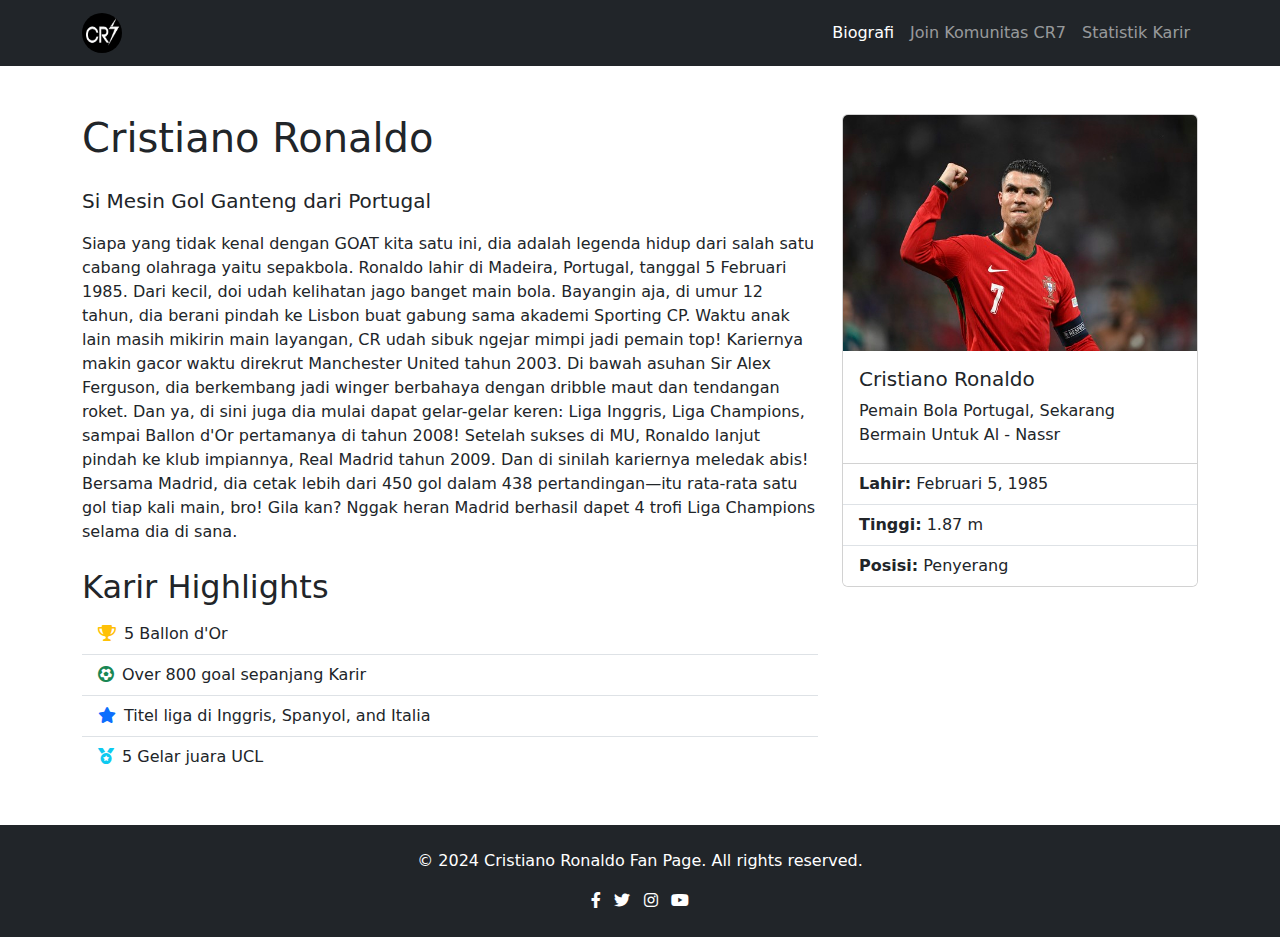
<file: Index.html>
<!DOCTYPE html>
<html lang="en">
<head>
    <meta charset="UTF-8">
    <meta name="viewport" content="width=device-width, initial-scale=1.0">
    <title>Cristiano Ronaldo Fan Page</title>
    <link href="https://cdn.jsdelivr.net/npm/bootstrap@5.3.0-alpha1/dist/css/bootstrap.min.css" rel="stylesheet">
    <link href="https://cdnjs.cloudflare.com/ajax/libs/font-awesome/6.0.0-beta3/css/all.min.css" rel="stylesheet">
    <style>
        body {
            display: flex;
            flex-direction: column;
            min-height: 100vh;
        }
        main {
            flex: 1;
        }
    </style>
</head>
<body>
    <nav class="navbar navbar-expand-lg navbar-dark bg-dark">
        <div class="container">
            <a class="navbar-brand" href="#">
                <img src="./Image/LOGO.png" alt="CR7 Logo" width="40" height="40" class="d-inline-block align-top rounded-circle me-2">
            </a>
            <button class="navbar-toggler" type="button" data-bs-toggle="collapse" data-bs-target="#navbarNav" aria-controls="navbarNav" aria-expanded="false" aria-label="Toggle navigation">
                <span class="navbar-toggler-icon"></span>
            </button>
            <div class="collapse navbar-collapse" id="navbarNav">
                <ul class="navbar-nav ms-auto">
                    <li class="nav-item">
                        <a class="nav-link active" href="index.html">Biografi</a>
                    </li>
                    <li class="nav-item">
                        <a class="nav-link" href="join.html">Join Komunitas CR7</a>
                    </li>
                    <li class="nav-item">
                        <a class="nav-link" href="statistik.html">Statistik Karir</a>
                    </li>
                </ul>
            </div>
        </div>
    </nav>

    <main class="container my-5">
        <div class="row">
            <div class="col-lg-8">
                <h1 class="mb-4">
                    Cristiano Ronaldo</h1>
                <p class="lead">Si Mesin Gol Ganteng dari Portugal</p>
                <p>Siapa yang tidak kenal dengan GOAT kita satu ini, dia adalah legenda hidup dari salah satu cabang olahraga yaitu sepakbola. 
                    Ronaldo lahir di Madeira, Portugal, tanggal 5 Februari 1985. Dari kecil, doi udah kelihatan jago banget main bola. Bayangin aja, di umur 12 tahun, dia berani pindah ke Lisbon buat gabung sama akademi Sporting CP. 
                    Waktu anak lain masih mikirin main layangan, CR udah sibuk ngejar mimpi jadi pemain top!
                    Kariernya makin gacor waktu direkrut Manchester United tahun 2003. Di bawah asuhan Sir Alex Ferguson, dia berkembang jadi winger berbahaya dengan dribble maut dan tendangan roket. Dan ya, di sini juga dia mulai dapat gelar-gelar keren: Liga Inggris, Liga Champions, sampai Ballon d'Or pertamanya di tahun 2008!

Setelah sukses di MU, Ronaldo lanjut pindah ke klub impiannya, Real Madrid tahun 2009. Dan di sinilah kariernya meledak abis! Bersama Madrid, dia cetak lebih dari 450 gol dalam 438 pertandingan—itu rata-rata satu gol tiap kali main, bro! Gila kan? Nggak heran Madrid berhasil dapet 4 trofi Liga Champions selama dia di sana.
                </p>
                <div class="mt-4">
                    <h2>Karir Highlights</h2>
                    <ul class="list-group list-group-flush">
                        <li class="list-group-item"><i class="fas fa-trophy text-warning me-2"></i>5 Ballon d'Or</li>
                        <li class="list-group-item"><i class="fas fa-futbol text-success me-2"></i>Over 800 goal sepanjang Karir</li>
                        <li class="list-group-item"><i class="fas fa-star text-primary me-2"></i>Titel liga di Inggris, Spanyol, and Italia</li>
                        <li class="list-group-item"><i class="fas fa-medal text-info me-2"></i>5 Gelar juara UCL</li>
                    </ul>
                </div>
            </div>
            <div class="col-lg-4 mt-4 mt-lg-0">
                <div class="card">
                    <img src="./Image/cristiano-ronaldo-1.jpeg" class="card-img-top" alt="Cristiano Ronaldo">
                    <div class="card-body"> 
                        <h5 class="card-title">Cristiano Ronaldo</h5>
                        <p class="card-text">Pemain Bola Portugal, Sekarang Bermain Untuk Al - Nassr</p>
                    </div>
                    <ul class="list-group list-group-flush">
                        <li class="list-group-item"><strong>Lahir:</strong> Februari 5, 1985</li>
                        <li class="list-group-item"><strong>Tinggi:</strong> 1.87 m</li>
                        <li class="list-group-item"><strong>Posisi:</strong> Penyerang</li>
                    </ul>
                </div>
            </div>
        </div>
    </main>

    <footer class="bg-dark text-white py-4 mt-auto">
        <div class="container text-center">
            <p>&copy; 2024 Cristiano Ronaldo Fan Page. All rights reserved.</p>
            <div class="mt-2">
                <a href="#" class="text-white me-2"><i class="fab fa-facebook-f"></i></a>
                <a href="#" class="text-white me-2"><i class="fab fa-twitter"></i></a>
                <a href="#" class="text-white me-2"><i class="fab fa-instagram"></i></a>
                <a href="#" class="text-white"><i class="fab fa-youtube"></i></a>
            </div>
        </div>
    </footer>

    <script src="https://cdn.jsdelivr.net/npm/bootstrap@5.3.0-alpha1/dist/js/bootstrap.bundle.min.js"></script>
</body>
</html>
</file>
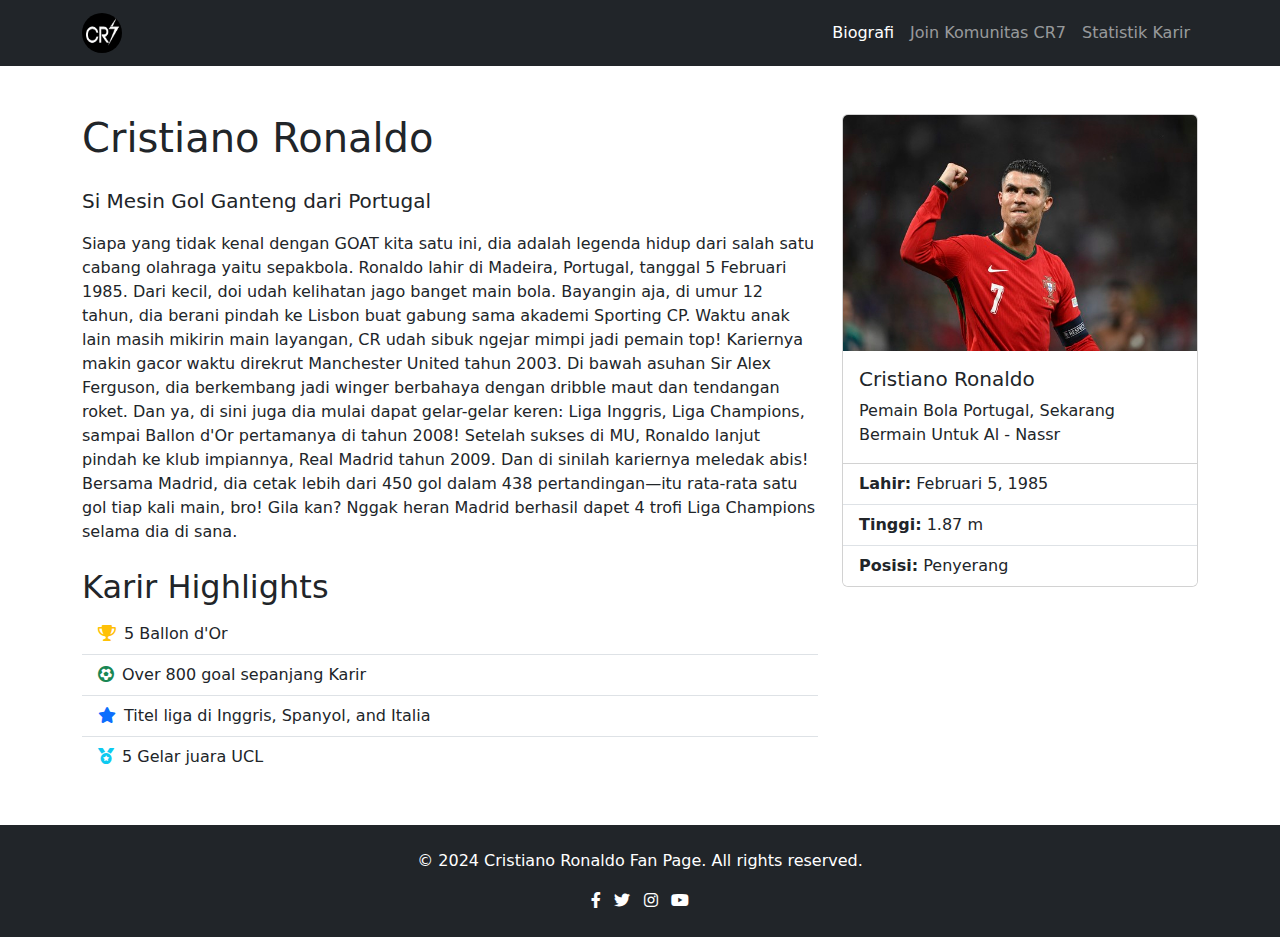
<file: index.html>
<!DOCTYPE html>
<html lang="en">
<head>
    <meta charset="UTF-8">
    <meta name="viewport" content="width=device-width, initial-scale=1.0">
    <title>Cristiano Ronaldo Fan Page</title>
    <link href="https://cdn.jsdelivr.net/npm/bootstrap@5.3.0-alpha1/dist/css/bootstrap.min.css" rel="stylesheet">
    <link href="https://cdnjs.cloudflare.com/ajax/libs/font-awesome/6.0.0-beta3/css/all.min.css" rel="stylesheet">
    <style>
        body {
            display: flex;
            flex-direction: column;
            min-height: 100vh;
        }
        main {
            flex: 1;
        }
    </style>
</head>
<body>
    <nav class="navbar navbar-expand-lg navbar-dark bg-dark">
        <div class="container">
            <a class="navbar-brand" href="#">
                <img src="./Image/LOGO.png" alt="CR7 Logo" width="40" height="40" class="d-inline-block align-top rounded-circle me-2">
            </a>
            <button class="navbar-toggler" type="button" data-bs-toggle="collapse" data-bs-target="#navbarNav" aria-controls="navbarNav" aria-expanded="false" aria-label="Toggle navigation">
                <span class="navbar-toggler-icon"></span>
            </button>
            <div class="collapse navbar-collapse" id="navbarNav">
                <ul class="navbar-nav ms-auto">
                    <li class="nav-item">
                        <a class="nav-link active" href="index.html">Biografi</a>
                    </li>
                    <li class="nav-item">
                        <a class="nav-link" href="join.html">Join Komunitas CR7</a>
                    </li>
                    <li class="nav-item">
                        <a class="nav-link" href="statistik.html">Statistik Karir</a>
                    </li>
                </ul>
            </div>
        </div>
    </nav>

    <main class="container my-5">
        <div class="row">
            <div class="col-lg-8">
                <h1 class="mb-4">
                    Cristiano Ronaldo</h1>
                <p class="lead">Si Mesin Gol Ganteng dari Portugal</p>
                <p>Siapa yang tidak kenal dengan GOAT kita satu ini, dia adalah legenda hidup dari salah satu cabang olahraga yaitu sepakbola. 
                    Ronaldo lahir di Madeira, Portugal, tanggal 5 Februari 1985. Dari kecil, doi udah kelihatan jago banget main bola. Bayangin aja, di umur 12 tahun, dia berani pindah ke Lisbon buat gabung sama akademi Sporting CP. 
                    Waktu anak lain masih mikirin main layangan, CR udah sibuk ngejar mimpi jadi pemain top!
                    Kariernya makin gacor waktu direkrut Manchester United tahun 2003. Di bawah asuhan Sir Alex Ferguson, dia berkembang jadi winger berbahaya dengan dribble maut dan tendangan roket. Dan ya, di sini juga dia mulai dapat gelar-gelar keren: Liga Inggris, Liga Champions, sampai Ballon d'Or pertamanya di tahun 2008!

Setelah sukses di MU, Ronaldo lanjut pindah ke klub impiannya, Real Madrid tahun 2009. Dan di sinilah kariernya meledak abis! Bersama Madrid, dia cetak lebih dari 450 gol dalam 438 pertandingan—itu rata-rata satu gol tiap kali main, bro! Gila kan? Nggak heran Madrid berhasil dapet 4 trofi Liga Champions selama dia di sana.
                </p>
                <div class="mt-4">
                    <h2>Karir Highlights</h2>
                    <ul class="list-group list-group-flush">
                        <li class="list-group-item"><i class="fas fa-trophy text-warning me-2"></i>5 Ballon d'Or</li>
                        <li class="list-group-item"><i class="fas fa-futbol text-success me-2"></i>Over 800 goal sepanjang Karir</li>
                        <li class="list-group-item"><i class="fas fa-star text-primary me-2"></i>Titel liga di Inggris, Spanyol, and Italia</li>
                        <li class="list-group-item"><i class="fas fa-medal text-info me-2"></i>5 Gelar juara UCL</li>
                    </ul>
                </div>
            </div>
            <div class="col-lg-4 mt-4 mt-lg-0">
                <div class="card">
                    <img src="./Image/cristiano-ronaldo-1.jpeg" class="card-img-top" alt="Cristiano Ronaldo">
                    <div class="card-body"> 
                        <h5 class="card-title">Cristiano Ronaldo</h5>
                        <p class="card-text">Pemain Bola Portugal, Sekarang Bermain Untuk Al - Nassr</p>
                    </div>
                    <ul class="list-group list-group-flush">
                        <li class="list-group-item"><strong>Lahir:</strong> Februari 5, 1985</li>
                        <li class="list-group-item"><strong>Tinggi:</strong> 1.87 m</li>
                        <li class="list-group-item"><strong>Posisi:</strong> Penyerang</li>
                    </ul>
                </div>
            </div>
        </div>
    </main>

    <footer class="bg-dark text-white py-4 mt-auto">
        <div class="container text-center">
            <p>&copy; 2024 Cristiano Ronaldo Fan Page. All rights reserved.</p>
            <div class="mt-2">
                <a href="#" class="text-white me-2"><i class="fab fa-facebook-f"></i></a>
                <a href="#" class="text-white me-2"><i class="fab fa-twitter"></i></a>
                <a href="#" class="text-white me-2"><i class="fab fa-instagram"></i></a>
                <a href="#" class="text-white"><i class="fab fa-youtube"></i></a>
            </div>
        </div>
    </footer>

    <script src="https://cdn.jsdelivr.net/npm/bootstrap@5.3.0-alpha1/dist/js/bootstrap.bundle.min.js"></script>
</body>
</html>
</file>
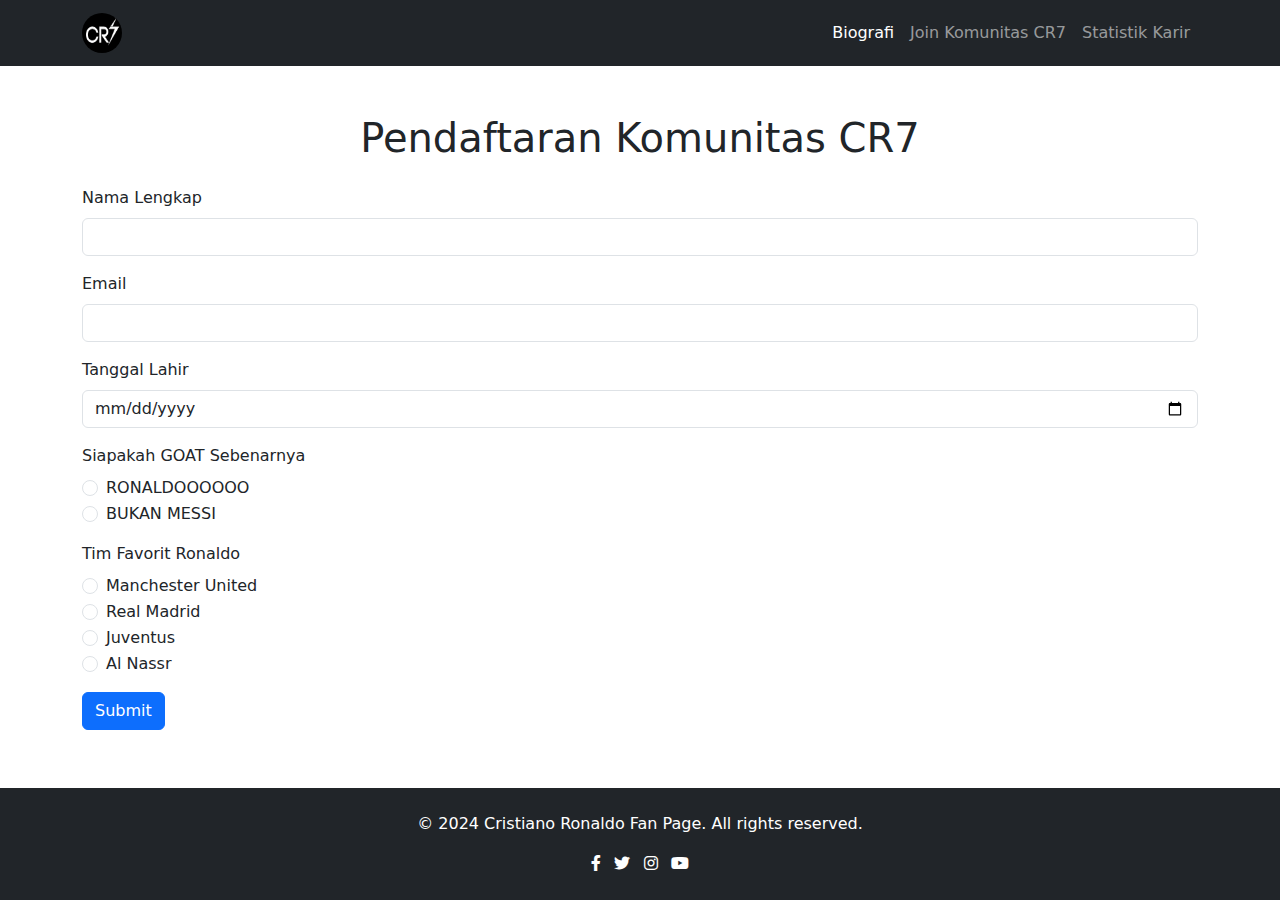
<file: join.html>
<!DOCTYPE html>
<html lang="en">
<head>
    <meta charset="UTF-8">
    <meta name="viewport" content="width=device-width, initial-scale=1.0">
    <title>CR7 Fan Club Sign-up - Cristiano Ronaldo Fan Page</title>
    <link href="https://cdn.jsdelivr.net/npm/bootstrap@5.3.0-alpha1/dist/css/bootstrap.min.css" rel="stylesheet">
    <link href="https://cdnjs.cloudflare.com/ajax/libs/font-awesome/6.0.0-beta3/css/all.min.css" rel="stylesheet">
    <style>
        body {
            display: flex;
            flex-direction: column;
            min-height: 100vh;
        }
        main {
            flex: 1;
        }
    </style>
</head>
<body>
    <nav class="navbar navbar-expand-lg navbar-dark bg-dark">
        <div class="container">
            <a class="navbar-brand" href="#">
                <img src="./Image/LOGO.png" alt="CR7 Logo" width="40" height="40" class="d-inline-block align-top rounded-circle me-2">
            </a>
            <button class="navbar-toggler" type="button" data-bs-toggle="collapse" data-bs-target="#navbarNav" aria-controls="navbarNav" aria-expanded="false" aria-label="Toggle navigation">
                <span class="navbar-toggler-icon"></span>
            </button>
            <div class="collapse navbar-collapse" id="navbarNav">
                <ul class="navbar-nav ms-auto">
                    <li class="nav-item">
                        <a class="nav-link active" href="index.html">Biografi</a>
                    </li>
                    <li class="nav-item">
                        <a class="nav-link" href="join.html">Join Komunitas CR7</a>
                    </li>
                    <li class="nav-item">
                        <a class="nav-link" href="statistik.html">Statistik Karir</a>
                    </li>
                </ul>
            </div>
        </div>
    </nav>

    <main class="container my-5">
        <h1 class="mb-4"> <center> Pendaftaran Komunitas CR7 </center></h1>   
        <form action="submit.html" method="GET">
            <div class="mb-3">
                <label for="name" class="form-label">Nama Lengkap</label>
                <input type="text" class="form-control" id="name" name="name" required>
            </div>
            <div class="mb-3">
                <label for="email" class="form-label">Email</label>
                <input type="email" class="form-control" id="email" name="email" required>
            </div>
            <div class="mb-3">
                <label for="birthdate" class="form-label">Tanggal Lahir</label>
                <input type="date" class="form-control" id="birthdate" name="birthdate" required>
            </div>

            <div class="mb-3">
                <label class="form-label">Siapakah GOAT Sebenarnya</label>
                <div class="form-check">
                    <input class="form-check-input" type="radio" name="team" id="Ronaldo" value="Ronaldo" required>
                    <label class="form-check-label" for="manchester">RONALDOOOOOO</label>
                </div>
                <div class="form-check">
                    <input class="form-check-input" type="radio" name="team" id="manchester" value="manchester" required>
                    <label class="form-check-label" for="manchester">BUKAN MESSI</label>
                </div> 

                <p></p>

            <div class="mb-3">
                <label class="form-label">Tim Favorit Ronaldo</label>
                <div class="form-check">
                    <input class="form-check-input" type="radio" name="team" id="manchester" value="manchester" required>
                    <label class="form-check-label" for="manchester">Manchester United</label>
                </div>
                <div class="form-check">
                    <input class="form-check-input" type="radio" name="team" id="realmadrid" value="realmadrid">
                    <label class="form-check-label" for="realmadrid">Real Madrid</label>
                </div>
                <div class="form-check">
                    <input class="form-check-input" type="radio" name="team" id="juventus" value="juventus">
                    <label class="form-check-label" for="juventus">Juventus</label>
                </div>
                <div class="form-check">
                    <input class="form-check-input" type="radio" name="team" id="alnassr" value="alnassr">
                    <label class="form-check-label" for="alnassr">Al Nassr</label>
                </div>
            </div>
            </div>
            <button type="submit" class="btn btn-primary">Submit</button>
        </form>
    </main>

    <footer class="bg-dark text-white py-4 mt-auto">
        <div class="container text-center">
            <p>&copy; 2024 Cristiano Ronaldo Fan Page. All rights reserved.</p>
            <div class="mt-2">
                <a href="#" class="text-white me-2"><i class="fab fa-facebook-f"></i></a>
                <a href="#" class="text-white me-2"><i class="fab fa-twitter"></i></a>
                <a href="#" class="text-white me-2"><i class="fab fa-instagram"></i></a>
                <a href="#" class="text-white"><i class="fab fa-youtube"></i></a>
            </div>
        </div>
    </footer>

    <script src="https://cdn.jsdelivr.net/npm/bootstrap@5.3.0-alpha1/dist/js/bootstrap.bundle.min.js"></script>
</body>
</html>
</file>
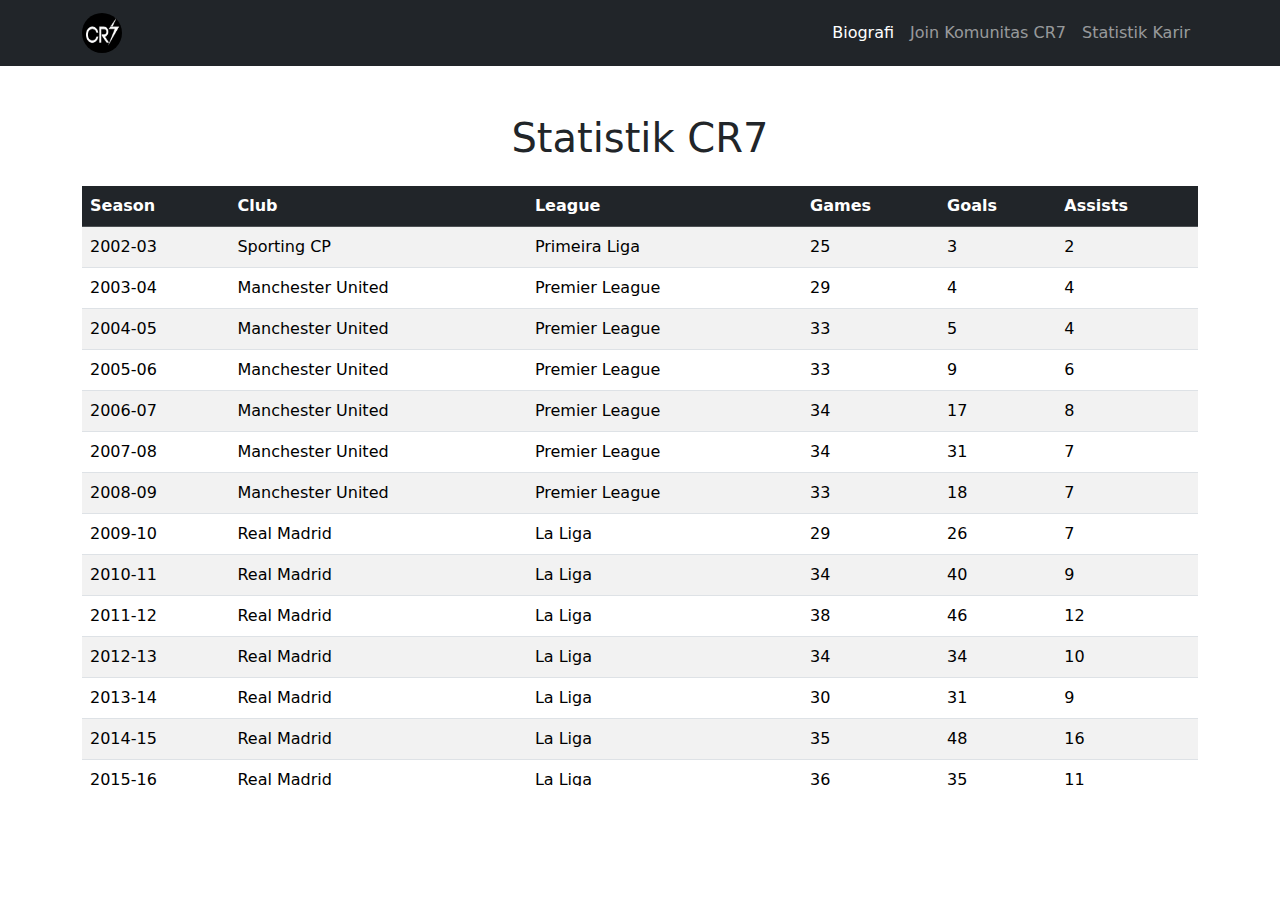
<file: statistik.html>
<!DOCTYPE html>
<html lang="en">
<head>
    <meta charset="UTF-8">
    <meta name="viewport" content="width=device-width, initial-scale=1.0">
    <title>CR7 Career Statistics - Cristiano Ronaldo Fan Page</title>
    <link href="https://cdn.jsdelivr.net/npm/bootstrap@5.3.0-alpha1/dist/css/bootstrap.min.css" rel="stylesheet">
    <link href="https://cdnjs.cloudflare.com/ajax/libs/font-awesome/6.0.0-beta3/css/all.min.css" rel="stylesheet">
    <style>
        body {
            display: flex;
            flex-direction: column;
            min-height: 100vh;
        }
        main {
            flex: 1;
        }
        .table-container {
            max-height: 600px;
            overflow-y: auto;
        }
        .table-container thead th {
            position: sticky;
            top: 0;
            background-color: #fff;
            z-index: 1;
        }
    </style>
</head>
<body>
    <nav class="navbar navbar-expand-lg navbar-dark bg-dark">
        <div class="container">
            <a class="navbar-brand" href="#">
                <img src="./Image/LOGO.png" alt="CR7 Logo" width="40" height="40" class="d-inline-block align-top rounded-circle me-2">
            </a>
            <button class="navbar-toggler" type="button" data-bs-toggle="collapse" data-bs-target="#navbarNav" aria-controls="navbarNav" aria-expanded="false" aria-label="Toggle navigation">
                <span class="navbar-toggler-icon"></span>
            </button>
            <div class="collapse navbar-collapse" id="navbarNav">
                <ul class="navbar-nav ms-auto">
                    <li class="nav-item">
                        <a class="nav-link active" href="index.html">Biografi</a>
                    </li>
                    <li class="nav-item">
                        <a class="nav-link" href="join.html">Join Komunitas CR7</a>
                    </li>
                    <li class="nav-item">
                        <a class="nav-link" href="statistik.html">Statistik Karir</a>
                    </li>
                </ul>
            </div>
        </div>
    </nav>

    <!DOCTYPE html>
    <html lang="en">
    <head>
        <meta charset="UTF-8">
        <meta name="viewport" content="width=device-width, initial-scale=1.0">
        <title>CR7 Career Statistics - Cristiano Ronaldo Fan Page</title>
        <link href="https://cdn.jsdelivr.net/npm/bootstrap@5.3.0-alpha1/dist/css/bootstrap.min.css" rel="stylesheet">
        <style>
            .table-container {
                max-height: 600px;
                overflow-y: auto;
            }
            .table-container thead th {
                position: sticky;
                top: 0;
                background-color: #212529;
                z-index: 1;
            }
            .table-hover tbody tr:hover {
                background-color: rgba(0, 0, 0, 0.075);
            }
        </style>
    </head>
    <body>
        <div class="container my-5">
            <h1 class="mb-4"><center> Statistik CR7 </center></h1>
            <div class="table-container">
                <table class="table table-striped table-hover">
                    <thead class="table-dark">
                        <tr>
                            <th>Season</th>
                            <th>Club</th>
                            <th>League</th>
                            <th>Games</th>
                            <th>Goals</th>
                            <th>Assists</th>
                        </tr>
                    </thead>
                    <tbody>
                        <tr><td>2002-03</td><td>Sporting CP</td><td>Primeira Liga</td><td>25</td><td>3</td><td>2</td></tr>
                        <tr><td>2003-04</td><td>Manchester United</td><td>Premier League</td><td>29</td><td>4</td><td>4</td></tr>
                        <tr><td>2004-05</td><td>Manchester United</td><td>Premier League</td><td>33</td><td>5</td><td>4</td></tr>
                        <tr><td>2005-06</td><td>Manchester United</td><td>Premier League</td><td>33</td><td>9</td><td>6</td></tr>
                        <tr><td>2006-07</td><td>Manchester United</td><td>Premier League</td><td>34</td><td>17</td><td>8</td></tr>
                        <tr><td>2007-08</td><td>Manchester United</td><td>Premier League</td><td>34</td><td>31</td><td>7</td></tr>
                        <tr><td>2008-09</td><td>Manchester United</td><td>Premier League</td><td>33</td><td>18</td><td>7</td></tr>
                        <tr><td>2009-10</td><td>Real Madrid</td><td>La Liga</td><td>29</td><td>26</td><td>7</td></tr>
                        <tr><td>2010-11</td><td>Real Madrid</td><td>La Liga</td><td>34</td><td>40</td><td>9</td></tr>
                        <tr><td>2011-12</td><td>Real Madrid</td><td>La Liga</td><td>38</td><td>46</td><td>12</td></tr>
                        <tr><td>2012-13</td><td>Real Madrid</td><td>La Liga</td><td>34</td><td>34</td><td>10</td></tr>
                        <tr><td>2013-14</td><td>Real Madrid</td><td>La Liga</td><td>30</td><td>31</td><td>9</td></tr>
                        <tr><td>2014-15</td><td>Real Madrid</td><td>La Liga</td><td>35</td><td>48</td><td>16</td></tr>
                        <tr><td>2015-16</td><td>Real Madrid</td><td>La Liga</td><td>36</td><td>35</td><td>11</td></tr>
                        <tr><td>2016-17</td><td>Real Madrid</td><td>La Liga</td><td>29</td><td>25</td><td>6</td></tr>
                        <tr><td>2017-18</td><td>Real Madrid</td><td>La Liga</td><td>27</td><td>26</td><td>5</td></tr>
                        <tr><td>2018-19</td><td>Juventus</td><td>Serie A</td><td>31</td><td>21</td><td>8</td></tr>
                        <tr><td>2019-20</td><td>Juventus</td><td>Serie A</td><td>33</td><td>31</td><td>5</td></tr>
                        <tr><td>2020-21</td><td>Juventus</td><td>Serie A</td><td>33</td><td>29</td><td>2</td></tr>
                        <tr><td>2021-22</td><td>Manchester United</td><td>Premier League</td><td>30</td><td>18</td><td>3</td></tr>
                        <tr><td>2022-23</td><td>Al Nassr</td><td>Saudi Pro League</td><td>16</td><td>14</td><td>2</td></tr>
                        <tr><td>2023-24</td><td>Al Nassr</td><td>Saudi Pro League</td><td>22</td><td>29</td><td>11</td></tr>
                        <tr><td>2024-25</td><td>Al Nassr</td><td>Saudi Pro League</td><td>25</td><td>27</td><td>9</td></tr>
                        <tr><td>2025-26</td><td>Sporting CP</td><td>Primeira Liga</td><td>28</td><td>22</td><td>7</td></tr>
                        <tr><td>2026-27</td><td>Sporting CP</td><td>Primeira Liga</td><td>26</td><td>18</td><td>6</td></tr>
                        <tr><td>2027-28</td><td>Inter Miami</td><td>MLS</td><td>24</td><td>20</td><td>8</td></tr>
                        <tr><td>2028-29</td><td>Inter Miami</td><td>MLS</td><td>22</td><td>15</td><td>7</td></tr>
                        <tr><td>2029-30</td><td>Sporting CP</td><td>Primeira Liga</td><td>20</td><td>12</td><td>5</td></tr>
                        <tr><td>2030-31</td><td>Sporting CP</td><td>Primeira Liga</td><td>18</td><td>10</td><td>4</td></tr>
                        <tr><td>2031-32</td><td>Nacional</td><td>Primeira Liga</td><td>15</td><td>8</td><td>3</td></tr>
                        <tr><td>2032-33</td><td>Nacional</td><td>Primeira Liga</td><td>12</td><td>6</td><td>2</td></tr>
                        <tr><td>2033-34</td><td>LA Galaxy</td><td>MLS</td><td>20</td><td>14</td><td>6</td></tr>
                        <tr><td>2034-35</td><td>LA Galaxy</td><td>MLS</td><td>18</td><td>11</td><td>5</td></tr>
                        <tr><td>2035-36</td><td>Sporting CP</td><td>Primeira Liga</td><td>15</td><td>7</td><td>3</td></tr>
                        <tr><td>2036-37</td><td>Sporting CP</td><td>Primeira Liga</td><td>12</td><td>5</td><td>2</td></tr>
                        <tr><td>2037-38</td><td>New York City FC</td><td>MLS</td><td>16</td><td>9</td><td>4</td></tr>
                        <tr><td>2038-39</td><td>New York City FC</td><td>MLS</td><td>14</td><td>7</td><td>3</td></tr>
                        <tr><td>2039-40</td><td>Sporting CP</td><td>Primeira Liga</td><td>10</td><td>4</td><td>2</td></tr>
                        <tr><td>2040-41</td><td>Sporting CP</td><td>Primeira Liga</td><td>8</td><td>3</td><td>1</td></tr>
                        <tr><td>2041-42</td><td>Nacional</td><td>Primeira Liga</td><td>6</td><td>2</td><td>1</td></tr>
                        <tr><td>2042-43</td><td>Nacional</td><td>Primeira Liga</td><td>5</td><td>1</td><td>1</td></tr>
                        <tr><td>2043-44</td><td>Sporting CP</td><td>Primeira Liga</td><td>4</td><td>1</td><td>0</td></tr>
                        <tr><td>2044-45</td><td>Sporting CP</td><td>Primeira Liga</td><td>3</td><td>1</td><td>0</td></tr>
                        <tr><td>2045-46</td><td>Nacional</td><td>Primeira Liga</td><td>2</td><td>0</td><td>1</td></tr>
                        <tr><td>2046-47</td><td>Nacional</td><td>Primeira Liga</td><td>1</td><td>0</td><td>0</td></tr>
                        <tr><td>2047-48</td><td>Sporting CP</td><td>Primeira Liga</td><td>1</td><td>1</td><td>0</td></tr>
                    </tbody>
                </table>
            </div>
        </div>
        <script src="https://cdn.jsdelivr.net/npm/bootstrap@5.3.0-alpha1/dist/js/bootstrap.bundle.min.js"></script>
    </body>
    </html>
</file>
